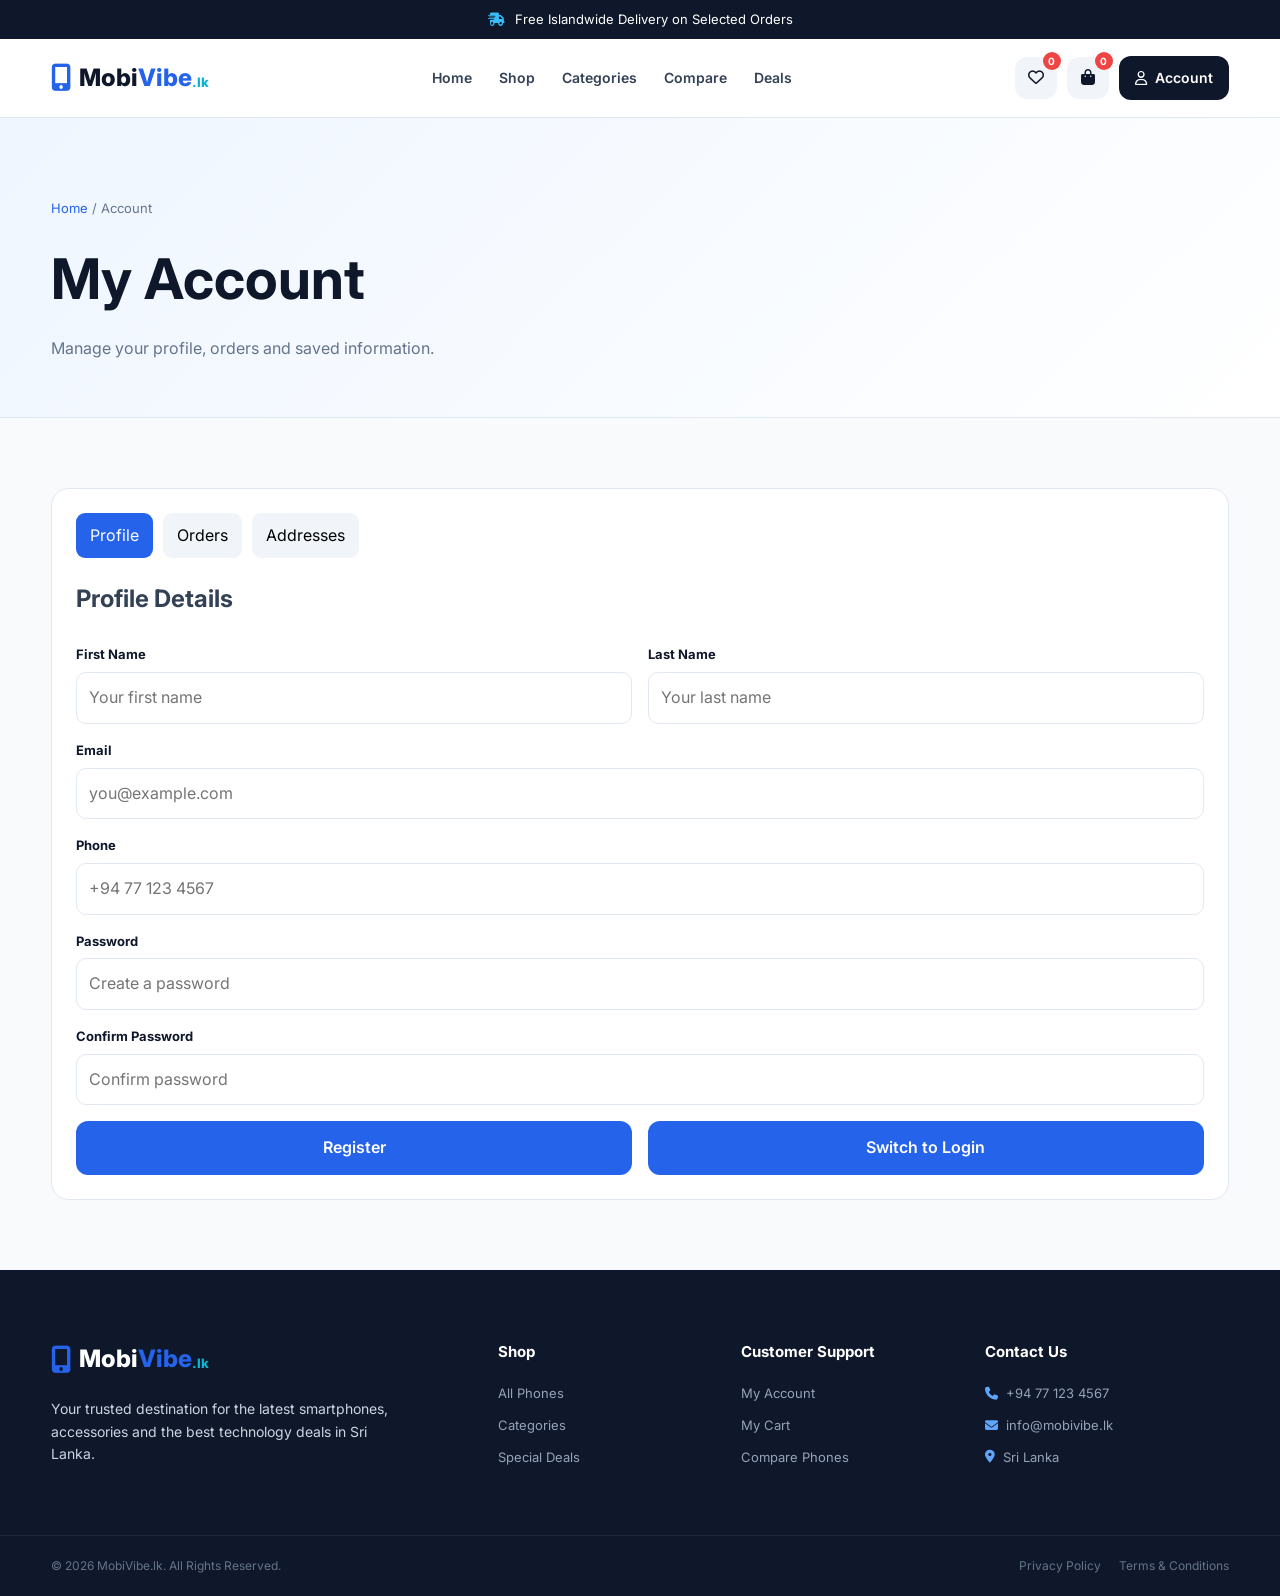
<file: account.html>
<!DOCTYPE html>
<html lang="en">
    <head><meta charset="UTF-8"><meta name="viewport" content="width=device-width, initial-scale=1.0">
        <title>My Account | MobiVibe.lk</title>
        <link rel="preconnect" href="https://fonts.googleapis.com">
        <link rel="preconnect" href="https://fonts.gstatic.com" crossorigin>
        <link href="https://fonts.googleapis.com/css2?family=Inter:wght@400;500;600;700;800&display=swap" rel="stylesheet">
        <link rel="stylesheet" href="https://cdnjs.cloudflare.com/ajax/libs/font-awesome/6.5.2/css/all.min.css">
        <link rel="stylesheet" href="style.css">
    <style>
#profileForm .profile-detail-field{display:flex!important;flex-direction:column}
#profileForm .profile-detail-field input{width:100%;box-sizing:border-box}
#profileForm .profile-detail-field.full{grid-column:1/-1}
</style>
</head>
    <body>
<div class="announcement-bar"><p><i class="fa-solid fa-truck-fast"></i> Free Islandwide Delivery on Selected Orders</p></div>
<header class="header"><div class="container nav-container"><a href="index.html" class="logo"><i class="fa-solid fa-mobile-screen-button"></i><span>Mobi<span>Vibe</span></span><small>.lk</small></a><nav class="nav-menu" id="navMenu"><a href="index.html" >Home</a>
<a href="shop.html" >Shop</a>
<a href="categories.html" >Categories</a>
<a href="compare.html" >Compare</a>
<a href="deals.html" >Deals</a></nav><div class="header-actions"><button class="icon-btn wishlist-btn" onclick="location.href='wishlist.html'"><i class="fa-regular fa-heart"></i><span class="badge wishlist-count">0</span></button><button class="icon-btn cart-btn" onclick="location.href='cart.html'"><i class="fa-solid fa-bag-shopping"></i><span class="badge cart-count">0</span></button><button class="account-btn" onclick="location.href='account.html'"><i class="fa-regular fa-user"></i><span>Account</span></button><button class="menu-toggle" id="menuToggle"><i class="fa-solid fa-bars"></i></button></div></div></header>
<section class="page-hero">
    <div class="container">
        <div class="breadcrumb"><a href="index.html">Home</a> / Account</div>
            <h1>My Account</h1>
            <p>Manage your profile, orders and saved information.</p>
        </div>
    </section><main class="page-layout">
        <div class="container">
            <div class="account-card">
                <div class="account-tabs">
                    <button class="active" data-pane="profile">Profile</button>
                    <button data-pane="orders">Orders</button>
                    <button data-pane="addresses">Addresses</button>
                </div>
                <div class="account-pane active" id="profile">
                    <h2>Profile Details</h2>
                    <br>



                    
                    <form class="form-grid" id="profileForm" action="register.php" method="POST">
                        <div class="form-group profile-detail-field">
                            <label>First Name</label><input name="firstName" id="firstName" placeholder="Your first name" required>
                        </div>
                        <div class="form-group profile-detail-field"><label>Last Name</label><input name="lastName" id="lastName" placeholder="Your last name" required>
                        </div>
                        <div class="form-group full profile-detail-field"><label>Email</label><input name="email" type="email" id="accountEmail" placeholder="you@example.com" required>
                        </div>
                        <div class="form-group full profile-detail-field"><label>Phone</label><input name="phone" id="phone" placeholder="+94 77 123 4567" required>
                        </div>
                        <div class="form-group full registration-only"><label>Password</label><input name="password" type="password" id="password_1" placeholder="Create a password" minlength="6" autocomplete="new-password" required>
                        </div>
                        <div class="form-group full registration-only"><label>Confirm Password</label><input name="confirmPassword" type="password" id="password_2" placeholder="Confirm password" minlength="6" autocomplete="new-password" required>
                        </div>
                        <button type="submit" class="btn btn-primary" id="registerBtn">Register</button>
                        <button type="button" class="btn btn-primary" id="saveProfileBtn" style="display:none;">Save Profile Changes</button>
                        <button type="button" class="btn btn-primary" id="loginBtn">Login</button>
                        <button type="button" class="btn btn-secondary" id="logoutBtn" style="display:none;">Logout</button>
                    </form>

                    <section id="changePasswordSection" style="display:none; margin-top:30px; border-top:1px solid var(--border); padding-top:24px;">
                        <h2>Change Password</h2>
                        <p style="margin:8px 0 18px;color:var(--text-light);">Enter your current password and choose a new password.</p>
                        <form class="form-grid" id="changePasswordForm">
                            <div class="form-group full"><label for="currentPassword">Current Password</label><input id="currentPassword" name="currentPassword" type="password" autocomplete="current-password" required></div>
                            <div class="form-group"><label for="newPassword">New Password</label><input id="newPassword" name="newPassword" type="password" minlength="6" autocomplete="new-password" required></div>
                            <div class="form-group"><label for="confirmNewPassword">Confirm New Password</label><input id="confirmNewPassword" name="confirmNewPassword" type="password" minlength="6" autocomplete="new-password" required></div>
                            <button type="submit" class="btn btn-primary" id="changePasswordBtn">Update Password</button>
                        </form>
                    </section>




                </div>
                <div class="account-pane" id="orders"><div class="empty-card"><i class="fa-solid fa-box-open"></i><h2>No Orders Yet</h2><p>Your future orders will appear here.</p><a class="btn btn-primary" href="shop.html">Start Shopping</a></div></div><div class="account-pane" id="addresses"><form class="form-grid" id="addressForm"><div class="form-group full"><label>Address</label><textarea id="address" rows="4" placeholder="Enter your delivery address"></textarea></div><button class="btn btn-primary">Save Address</button></form></div></div></div></main>
<footer class="footer"><div class="container footer-grid"><div class="footer-brand"><a href="index.html" class="logo footer-logo"><i class="fa-solid fa-mobile-screen-button"></i><span>Mobi<span>Vibe</span></span><small>.lk</small></a><p>Your trusted destination for the latest smartphones, accessories and the best technology deals in Sri Lanka.</p></div><div class="footer-column"><h4>Shop</h4><a href="shop.html">All Phones</a><a href="categories.html">Categories</a><a href="deals.html">Special Deals</a></div><div class="footer-column"><h4>Customer Support</h4><a href="account.html">My Account</a><a href="cart.html">My Cart</a><a href="compare.html">Compare Phones</a></div><div class="footer-column contact-column"><h4>Contact Us</h4><p><i class="fa-solid fa-phone"></i> +94 77 123 4567</p><p><i class="fa-solid fa-envelope"></i> info@mobivibe.lk</p><p><i class="fa-solid fa-location-dot"></i> Sri Lanka</p></div></div><div class="footer-bottom"><div class="container"><p>© 2026 MobiVibe.lk. All Rights Reserved.</p><div><a href="#">Privacy Policy</a><a href="#">Terms & Conditions</a></div></div></div></footer>
<div class="modal-overlay" id="loginModal" aria-hidden="true">
    <div class="modal-card" role="dialog" aria-modal="true" aria-labelledby="loginModalTitle">
        <button type="button" class="modal-close" id="loginClose" aria-label="Close"><i class="fa-solid fa-xmark"></i></button>
        <h2 id="loginModalTitle">Login to MobiVibe</h2>
        <p class="modal-sub">Enter the email and password you used when registering.</p>
        <form class="modal-form" id="loginForm" novalidate>
            <div class="form-group"><label for="loginEmail">Email</label><input type="email" id="loginEmail" placeholder="you@example.com" autocomplete="email"></div>
            <div class="form-group"><label for="loginPassword">Password</label><input type="password" id="loginPassword" placeholder="Your Password" autocomplete="current-password"></div>
            <p class="modal-error" id="loginError" role="alert"></p>
            <button type="submit" class="btn btn-primary" id="loginSubmit">Login</button>
        </form>
    </div>
</div>
<div class="toast" id="toast"><i class="fa-solid fa-circle-check"></i><span id="toastMessage"></span></div><script src="script.js"></script>
    
<script>
document.addEventListener("DOMContentLoaded", async () => {
    const $ = (id) => document.getElementById(id);
    const form = $("profileForm");
    const registerBtn = $("registerBtn");
    const loginBtn = $("loginBtn");
    const logoutBtn = $("logoutBtn");
    const saveProfileBtn = $("saveProfileBtn");
    const changePasswordSection = $("changePasswordSection");
    const changePasswordForm = $("changePasswordForm");
    const changePasswordBtn = $("changePasswordBtn");
    const profileFields = ["firstName", "lastName", "accountEmail", "phone"].map($);
    const passwordInputs = [$("password_1"), $("password_2")];
    const addressForm = $("addressForm");
    const addressInput = $("address");

    const loginModal = $("loginModal");
    const loginForm = $("loginForm");
    const loginEmail = $("loginEmail");
    const loginPassword = $("loginPassword");
    const loginError = $("loginError");
    const loginSubmit = $("loginSubmit");

    /* Messages use the site's existing toast. */
    function notify(text, success = true) {
        const icon = document.querySelector("#toast i");
        if (icon) icon.className = success ? "fa-solid fa-circle-check" : "fa-solid fa-circle-exclamation";
        $("toast").classList.toggle("error", !success);
        showToast(text);
    }

    /* The profile form changes with the login state:
       guest      -> empty registration form (Register + Login buttons)
       logged in  -> the user's saved details (read-only) + Logout button */
    function applyAuthState() {
        const user = mvAuth.loggedIn ? mvAuth.user : null;
        const loggedIn = !!user;

        $("firstName").value = loggedIn ? (user.first_name || "") : "";
        $("lastName").value = loggedIn ? (user.last_name || "") : "";
        $("accountEmail").value = loggedIn ? (user.email || "") : "";
        $("phone").value = loggedIn ? (user.phone || "") : "";
        addressInput.value = loggedIn ? (user.address || "") : "";

        profileFields.forEach(el => { el.readOnly = false; el.disabled = false; });
        passwordInputs.forEach(el => {
            el.value = "";
            el.disabled = loggedIn;
            el.closest(".form-group").style.display = loggedIn ? "none" : "";
            el.required = !loggedIn;
        });
        document.querySelectorAll(".registration-only").forEach(el => el.style.display = loggedIn ? "none" : "");

        registerBtn.style.display = loggedIn ? "none" : "";
        saveProfileBtn.style.display = loggedIn ? "" : "none";
        loginBtn.style.display = loggedIn ? "none" : "";
        logoutBtn.style.display = loggedIn ? "" : "none";
        changePasswordSection.style.display = loggedIn ? "" : "none";
    }

    /* ---------- Login dialog ---------- */
    function openLogin() {
        loginForm.reset();
        loginError.textContent = "";
        loginModal.classList.add("show");
        loginModal.setAttribute("aria-hidden", "false");
        document.body.style.overflow = "hidden";
        setTimeout(() => loginEmail.focus(), 50);
    }

    function closeLogin() {
        loginModal.classList.remove("show");
        loginModal.setAttribute("aria-hidden", "true");
        document.body.style.overflow = "";
    }

    loginBtn.addEventListener("click", openLogin);
    $("loginClose").addEventListener("click", closeLogin);
    loginModal.addEventListener("click", (e) => { if (e.target === loginModal) closeLogin(); });
    document.addEventListener("keydown", (e) => { if (e.key === "Escape") closeLogin(); });

    loginForm.addEventListener("submit", async (e) => {
        e.preventDefault();
        const email = loginEmail.value.trim();
        const password = loginPassword.value;

        if (!email || !password) {
            loginError.textContent = "Please enter your email and password.";
            return;
        }

        loginSubmit.disabled = true;
        loginError.textContent = "";
        try {
            const body = new FormData();
            body.append("email", email);
            body.append("password", password);

            const response = await fetch("login.php", { method: "POST", body });
            const data = await response.json();

            if (data.success) {
                mvAuth.loggedIn = true;
                mvAuth.user = data.user;
                closeLogin();
                applyAuthState();
                notify(data.message, true);
            } else {
                loginError.textContent = data.message;
            }
        } catch (error) {
            loginError.textContent = "Could not connect to the server. Make sure Apache and MySQL are running.";
        } finally {
            loginSubmit.disabled = false;
            loginPassword.value = "";
        }
    });

    /* ---------- Register ---------- */
    form.addEventListener("submit", async (e) => {
        e.preventDefault();
        if (mvAuth.loggedIn) return;

        if (passwordInputs[0].value !== passwordInputs[1].value) {
            notify("Passwords do not match.", false);
            return;
        }

        registerBtn.disabled = true;
        try {
            const response = await fetch("register.php", { method: "POST", body: new FormData(form) });
            const data = await response.json();
            notify(data.message, data.success);
            if (data.success) form.reset();   // user must now login with the Login button
        } catch (error) {
            notify("Could not connect to the server. Make sure Apache and MySQL are running.", false);
        } finally {
            registerBtn.disabled = false;
        }
    });

    /* ---------- Update saved profile details ---------- */
    saveProfileBtn.addEventListener("click", async () => {
        if (!mvAuth.loggedIn) { notify("Please login to edit your profile.", false); openLogin(); return; }
        if (!form.reportValidity()) return;
        saveProfileBtn.disabled = true;
        try {
            const body = new FormData();
            body.append("firstName", $("firstName").value.trim());
            body.append("lastName", $("lastName").value.trim());
            body.append("email", $("accountEmail").value.trim());
            body.append("phone", $("phone").value.trim());
            const response = await fetch("update_profile.php", { method: "POST", body, credentials: "same-origin" });
            const data = await response.json();
            notify(data.message, data.success);
            if (data.success) {
                mvAuth.user = data.user;
                applyAuthState();
            }
        } catch (error) {
            notify("Could not save your profile. Check that Apache and MySQL are running.", false);
        } finally { saveProfileBtn.disabled = false; }
    });

    /* ---------- Change password ---------- */
    changePasswordForm.addEventListener("submit", async (e) => {
        e.preventDefault();
        if (!mvAuth.loggedIn) { notify("Please login first.", false); openLogin(); return; }
        const newPassword = $("newPassword").value;
        if (newPassword !== $("confirmNewPassword").value) { notify("New passwords do not match.", false); return; }
        changePasswordBtn.disabled = true;
        try {
            const response = await fetch("change_password.php", { method: "POST", body: new FormData(changePasswordForm), credentials: "same-origin" });
            const data = await response.json();
            notify(data.message, data.success);
            if (data.success) changePasswordForm.reset();
        } catch (error) {
            notify("Could not update password. Check that Apache and MySQL are running.", false);
        } finally { changePasswordBtn.disabled = false; }
    });

    /* ---------- Logout ---------- */
    logoutBtn.addEventListener("click", async () => {
        logoutBtn.disabled = true;
        try {
            await fetch("logout.php", { method: "POST" });
        } catch (error) { /* session is cleared on the next check anyway */ }
        mvAuth.loggedIn = false;
        mvAuth.user = null;
        applyAuthState();
        notify("You have been logged out.", true);
        logoutBtn.disabled = false;
    });

    /* ---------- Address form (only for logged in users) ---------- */
    addressForm.addEventListener("submit", async (e) => {
        e.preventDefault();

        if (!mvAuth.loggedIn) {
            notify("Please login to save your address.", false);
            openLogin();
            return;
        }

        const text = addressInput.value.trim();
        if (!text) {
            notify("Please enter your delivery address.", false);
            return;
        }

        try {
            const body = new FormData();
            body.append("address", text);
            const response = await fetch("address.php", { method: "POST", body });
            const data = await response.json();
            notify(data.message, data.success);
            if (data.success && mvAuth.user) mvAuth.user.address = text;
        } catch (error) {
            notify("Could not connect to the server. Make sure Apache and MySQL are running.", false);
        }
    });

    /* ---------- Initial state ---------- */
    await mvAuth.ready;
    applyAuthState();

    if (!mvAuth.loggedIn && new URLSearchParams(location.search).get("login") === "required") {
        notify("Please login or register to buy products.", false);
        openLogin();
    }
});
</script>

</body>
</html>
</file>
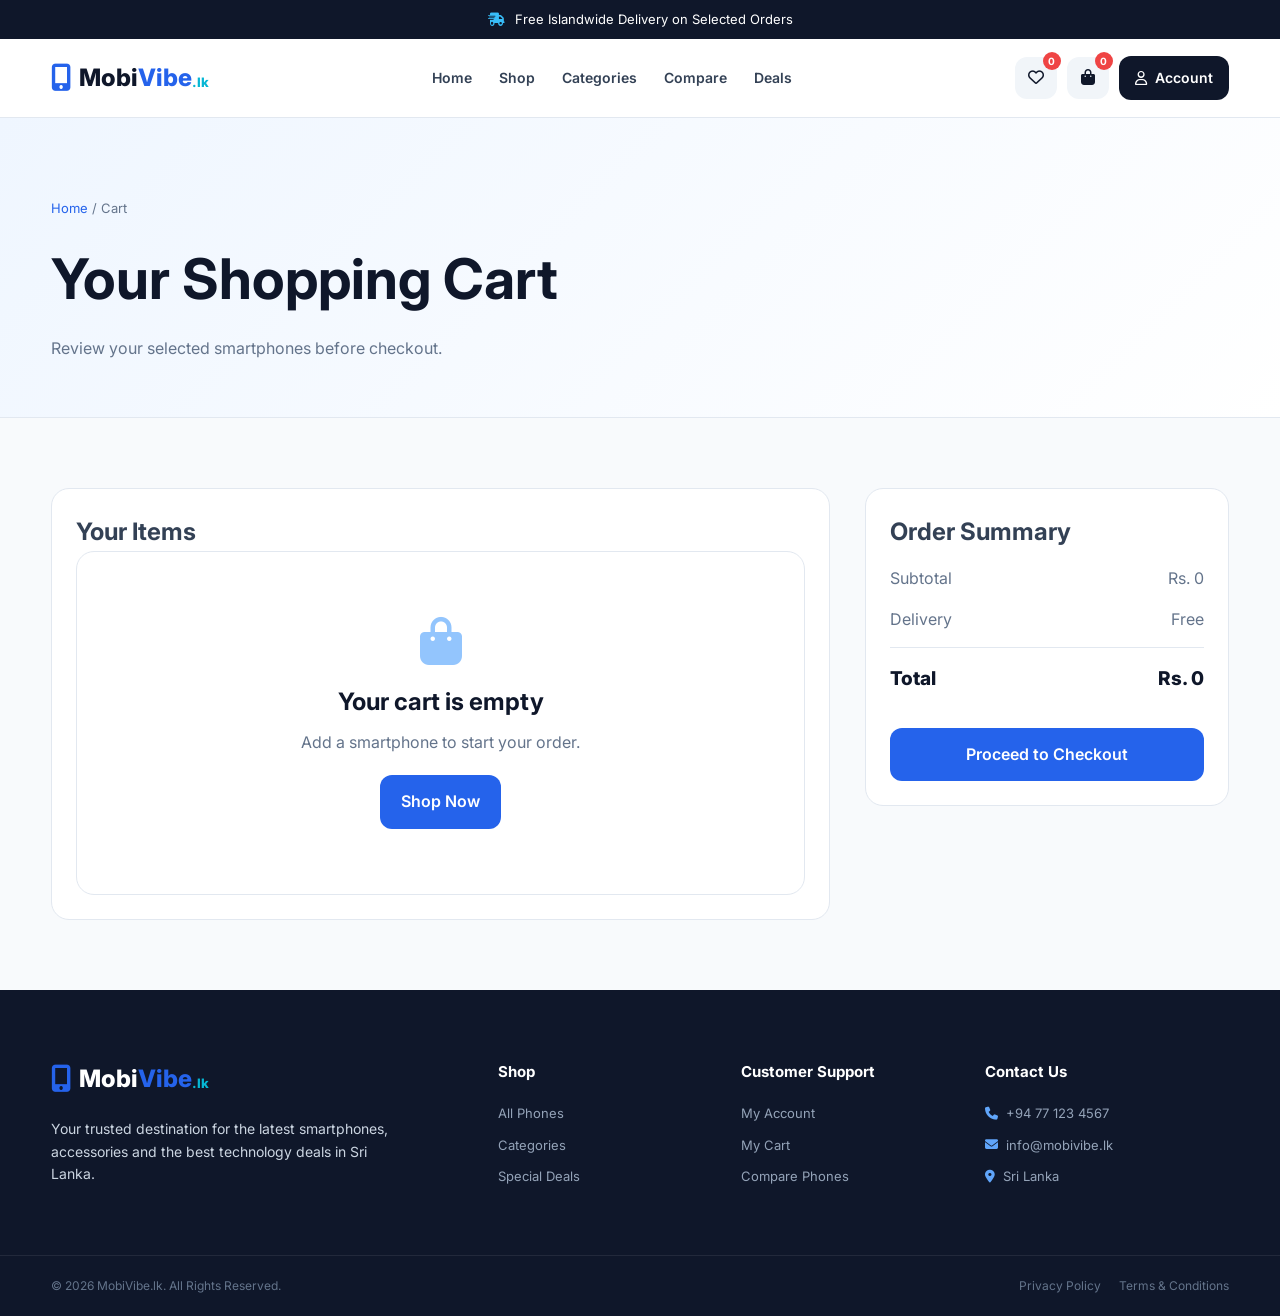
<file: cart.html>
<?php require_once 'auth_guard.php'; mv_require_login_page('account.html?login=required'); ?>
<!DOCTYPE html><html lang="en"><head><meta charset="UTF-8"><meta name="viewport" content="width=device-width, initial-scale=1.0"><title>Shopping Cart | MobiVibe.lk</title><link rel="preconnect" href="https://fonts.googleapis.com"><link rel="preconnect" href="https://fonts.gstatic.com" crossorigin><link href="https://fonts.googleapis.com/css2?family=Inter:wght@400;500;600;700;800&display=swap" rel="stylesheet"><link rel="stylesheet" href="https://cdnjs.cloudflare.com/ajax/libs/font-awesome/6.5.2/css/all.min.css"><link rel="stylesheet" href="style.css"></head><body>
<div class="announcement-bar"><p><i class="fa-solid fa-truck-fast"></i> Free Islandwide Delivery on Selected Orders</p></div>
<header class="header"><div class="container nav-container"><a href="index.html" class="logo"><i class="fa-solid fa-mobile-screen-button"></i><span>Mobi<span>Vibe</span></span><small>.lk</small></a><nav class="nav-menu" id="navMenu"><a href="index.html" >Home</a>
<a href="shop.html" >Shop</a>
<a href="categories.html" >Categories</a>
<a href="compare.html" >Compare</a>
<a href="deals.html" >Deals</a></nav><div class="header-actions"><button class="icon-btn wishlist-btn" onclick="location.href='wishlist.html'"><i class="fa-regular fa-heart"></i><span class="badge wishlist-count">0</span></button><button class="icon-btn cart-btn" onclick="location.href='cart.html'"><i class="fa-solid fa-bag-shopping"></i><span class="badge cart-count">0</span></button><button class="account-btn" onclick="location.href='account.html'"><i class="fa-regular fa-user"></i><span>Account</span></button><button class="menu-toggle" id="menuToggle"><i class="fa-solid fa-bars"></i></button></div></div></header>
<section class="page-hero"><div class="container"><div class="breadcrumb"><a href="index.html">Home</a> / Cart</div><h1>Your Shopping Cart</h1><p>Review your selected smartphones before checkout.</p></div></section><main class="page-layout"><div class="container cart-layout"><div class="cart-items"><h2>Your Items</h2><div id="cartItems"></div></div><aside class="summary-card"><h2>Order Summary</h2><div class="summary-line"><span>Subtotal</span><span id="cartSubtotal">Rs. 0</span></div><div class="summary-line"><span>Delivery</span><span>Free</span></div><div class="summary-line summary-total"><span>Total</span><span id="cartTotal">Rs. 0</span></div><button class="btn btn-primary checkout-btn" id="checkoutBtn">Proceed to Checkout</button></aside></div></main>
<footer class="footer"><div class="container footer-grid"><div class="footer-brand"><a href="index.html" class="logo footer-logo"><i class="fa-solid fa-mobile-screen-button"></i><span>Mobi<span>Vibe</span></span><small>.lk</small></a><p>Your trusted destination for the latest smartphones, accessories and the best technology deals in Sri Lanka.</p></div><div class="footer-column"><h4>Shop</h4><a href="shop.html">All Phones</a><a href="categories.html">Categories</a><a href="deals.html">Special Deals</a></div><div class="footer-column"><h4>Customer Support</h4><a href="account.html">My Account</a><a href="cart.html">My Cart</a><a href="compare.html">Compare Phones</a></div><div class="footer-column contact-column"><h4>Contact Us</h4><p><i class="fa-solid fa-phone"></i> +94 77 123 4567</p><p><i class="fa-solid fa-envelope"></i> info@mobivibe.lk</p><p><i class="fa-solid fa-location-dot"></i> Sri Lanka</p></div></div><div class="footer-bottom"><div class="container"><p>© 2026 MobiVibe.lk. All Rights Reserved.</p><div><a href="#">Privacy Policy</a><a href="#">Terms & Conditions</a></div></div></div></footer>
<div class="toast" id="toast"><i class="fa-solid fa-circle-check"></i><span id="toastMessage"></span></div><script src="script.js"></script></body></html>
</file>
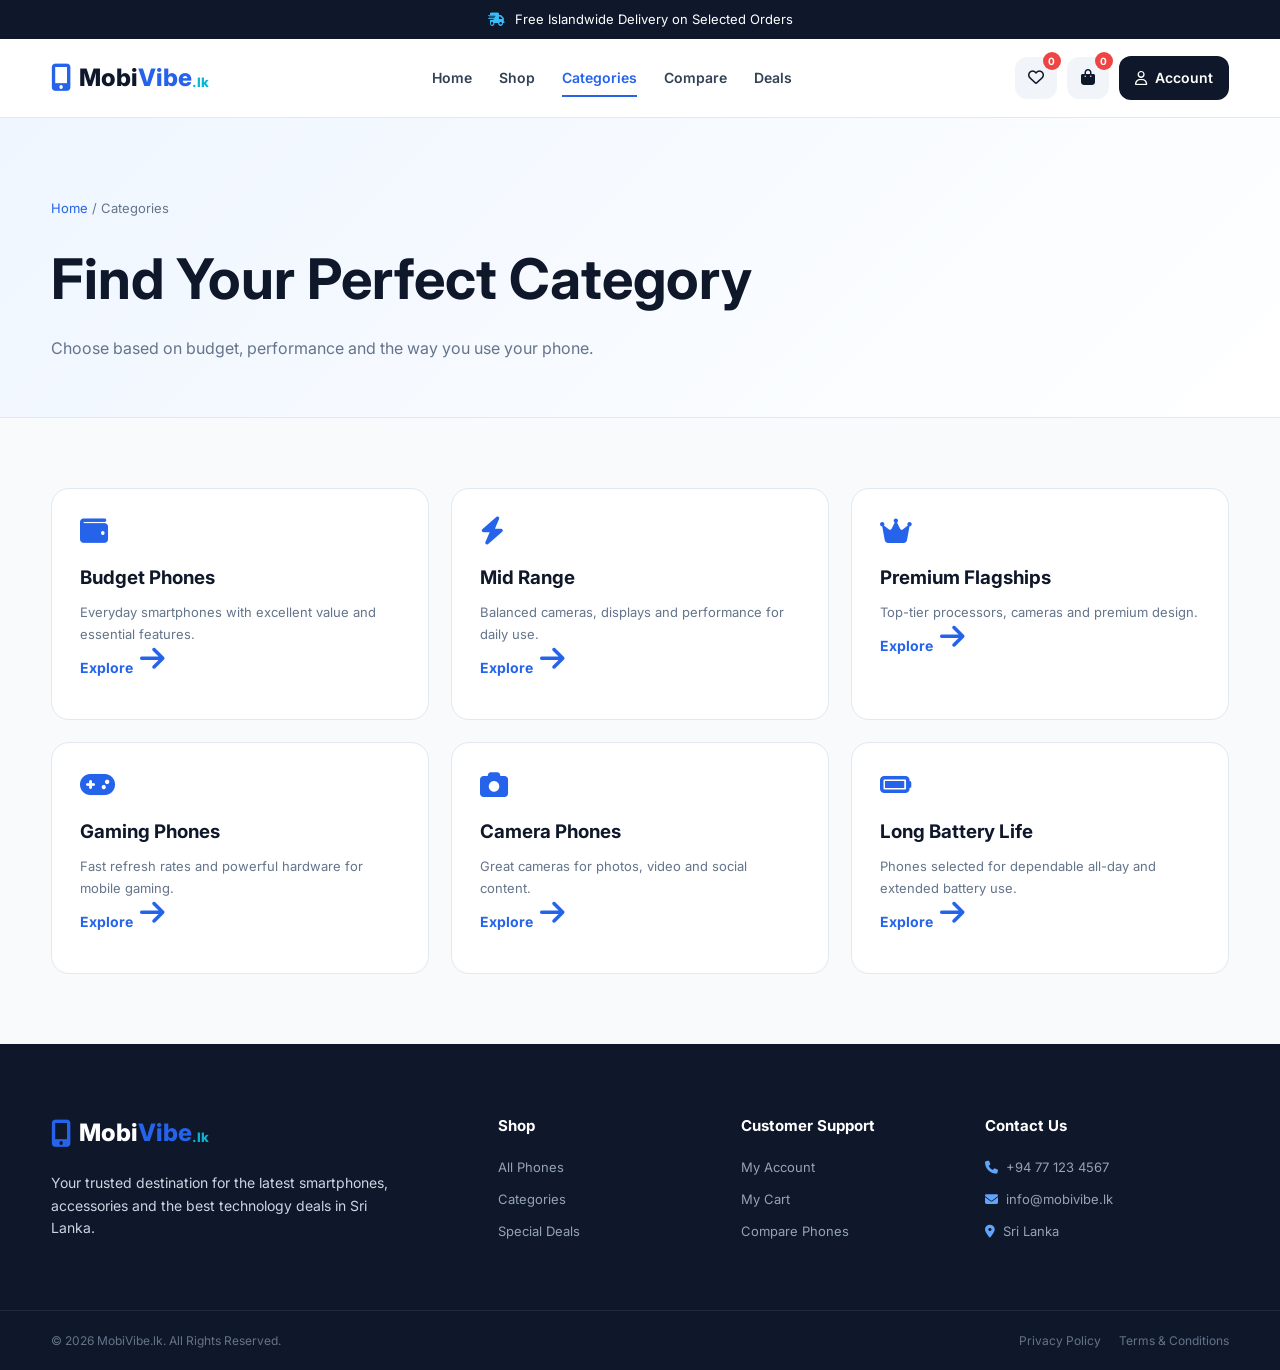
<file: categories.html>
<!DOCTYPE html><html lang="en"><head><meta charset="UTF-8"><meta name="viewport" content="width=device-width, initial-scale=1.0"><title>Categories | MobiVibe.lk</title><link rel="preconnect" href="https://fonts.googleapis.com"><link rel="preconnect" href="https://fonts.gstatic.com" crossorigin><link href="https://fonts.googleapis.com/css2?family=Inter:wght@400;500;600;700;800&display=swap" rel="stylesheet"><link rel="stylesheet" href="https://cdnjs.cloudflare.com/ajax/libs/font-awesome/6.5.2/css/all.min.css"><link rel="stylesheet" href="style.css"></head><body>
<div class="announcement-bar"><p><i class="fa-solid fa-truck-fast"></i> Free Islandwide Delivery on Selected Orders</p></div>
<header class="header"><div class="container nav-container"><a href="index.html" class="logo"><i class="fa-solid fa-mobile-screen-button"></i><span>Mobi<span>Vibe</span></span><small>.lk</small></a><nav class="nav-menu" id="navMenu"><a href="index.html" >Home</a>
<a href="shop.html" >Shop</a>
<a href="categories.html" class='active'>Categories</a>
<a href="compare.html" >Compare</a>
<a href="deals.html" >Deals</a></nav><div class="header-actions"><button class="icon-btn wishlist-btn" onclick="location.href='wishlist.html'"><i class="fa-regular fa-heart"></i><span class="badge wishlist-count">0</span></button><button class="icon-btn cart-btn" onclick="location.href='cart.html'"><i class="fa-solid fa-bag-shopping"></i><span class="badge cart-count">0</span></button><button class="account-btn" onclick="location.href='account.html'"><i class="fa-regular fa-user"></i><span>Account</span></button><button class="menu-toggle" id="menuToggle"><i class="fa-solid fa-bars"></i></button></div></div></header>
<section class="page-hero"><div class="container"><div class="breadcrumb"><a href="index.html">Home</a> / Categories</div><h1>Find Your Perfect Category</h1><p>Choose based on budget, performance and the way you use your phone.</p></div></section><main class="page-layout"><div class="container category-page-grid">
<div class="category-page-card"><i class="fa-solid fa-wallet"></i><h3>Budget Phones</h3><p>Everyday smartphones with excellent value and essential features.</p><a class="view-all" href="shop.html">Explore <i class="fa-solid fa-arrow-right"></i></a></div>
<div class="category-page-card"><i class="fa-solid fa-bolt"></i><h3>Mid Range</h3><p>Balanced cameras, displays and performance for daily use.</p><a class="view-all" href="shop.html">Explore <i class="fa-solid fa-arrow-right"></i></a></div>
<div class="category-page-card"><i class="fa-solid fa-crown"></i><h3>Premium Flagships</h3><p>Top-tier processors, cameras and premium design.</p><a class="view-all" href="shop.html">Explore <i class="fa-solid fa-arrow-right"></i></a></div>
<div class="category-page-card"><i class="fa-solid fa-gamepad"></i><h3>Gaming Phones</h3><p>Fast refresh rates and powerful hardware for mobile gaming.</p><a class="view-all" href="shop.html">Explore <i class="fa-solid fa-arrow-right"></i></a></div>
<div class="category-page-card"><i class="fa-solid fa-camera"></i><h3>Camera Phones</h3><p>Great cameras for photos, video and social content.</p><a class="view-all" href="shop.html">Explore <i class="fa-solid fa-arrow-right"></i></a></div>
<div class="category-page-card"><i class="fa-solid fa-battery-full"></i><h3>Long Battery Life</h3><p>Phones selected for dependable all-day and extended battery use.</p><a class="view-all" href="shop.html">Explore <i class="fa-solid fa-arrow-right"></i></a></div>
</div></main>
<footer class="footer"><div class="container footer-grid"><div class="footer-brand"><a href="index.html" class="logo footer-logo"><i class="fa-solid fa-mobile-screen-button"></i><span>Mobi<span>Vibe</span></span><small>.lk</small></a><p>Your trusted destination for the latest smartphones, accessories and the best technology deals in Sri Lanka.</p></div><div class="footer-column"><h4>Shop</h4><a href="shop.html">All Phones</a><a href="categories.html">Categories</a><a href="deals.html">Special Deals</a></div><div class="footer-column"><h4>Customer Support</h4><a href="account.html">My Account</a><a href="cart.html">My Cart</a><a href="compare.html">Compare Phones</a></div><div class="footer-column contact-column"><h4>Contact Us</h4><p><i class="fa-solid fa-phone"></i> +94 77 123 4567</p><p><i class="fa-solid fa-envelope"></i> info@mobivibe.lk</p><p><i class="fa-solid fa-location-dot"></i> Sri Lanka</p></div></div><div class="footer-bottom"><div class="container"><p>© 2026 MobiVibe.lk. All Rights Reserved.</p><div><a href="#">Privacy Policy</a><a href="#">Terms & Conditions</a></div></div></div></footer>
<div class="toast" id="toast"><i class="fa-solid fa-circle-check"></i><span id="toastMessage"></span></div><script src="script.js"></script></body></html>
</file>
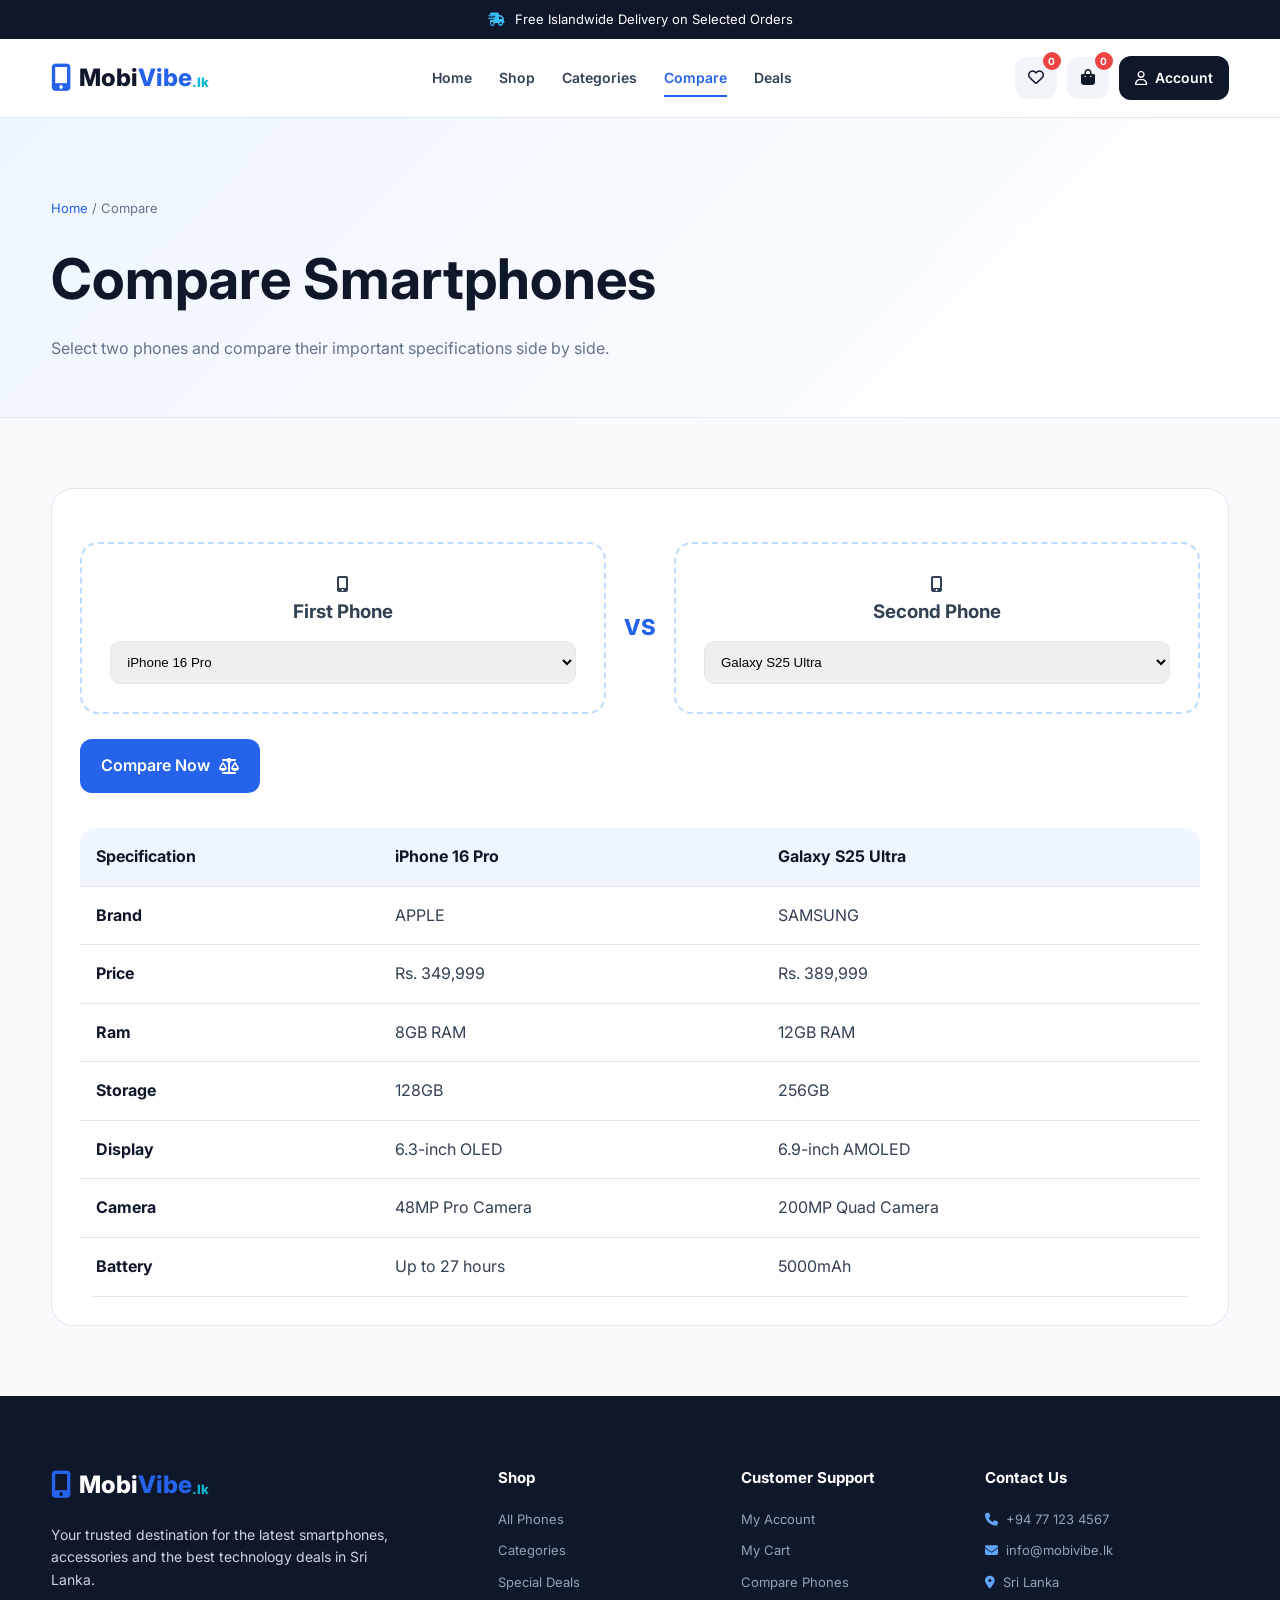
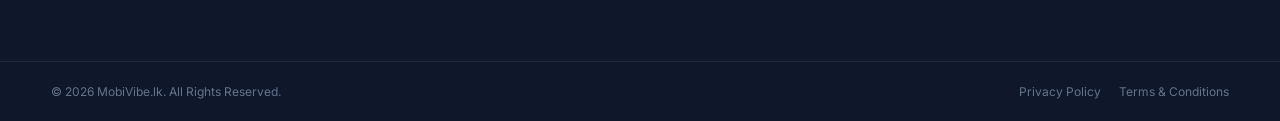
<file: compare.html>
<!DOCTYPE html><html lang="en"><head><meta charset="UTF-8"><meta name="viewport" content="width=device-width, initial-scale=1.0"><title>Compare Phones | MobiVibe.lk</title><link rel="preconnect" href="https://fonts.googleapis.com"><link rel="preconnect" href="https://fonts.gstatic.com" crossorigin><link href="https://fonts.googleapis.com/css2?family=Inter:wght@400;500;600;700;800&display=swap" rel="stylesheet"><link rel="stylesheet" href="https://cdnjs.cloudflare.com/ajax/libs/font-awesome/6.5.2/css/all.min.css"><link rel="stylesheet" href="style.css"></head><body>
<div class="announcement-bar"><p><i class="fa-solid fa-truck-fast"></i> Free Islandwide Delivery on Selected Orders</p></div>
<header class="header"><div class="container nav-container"><a href="index.html" class="logo"><i class="fa-solid fa-mobile-screen-button"></i><span>Mobi<span>Vibe</span></span><small>.lk</small></a><nav class="nav-menu" id="navMenu"><a href="index.html" >Home</a>
<a href="shop.html" >Shop</a>
<a href="categories.html" >Categories</a>
<a href="compare.html" class='active'>Compare</a>
<a href="deals.html" >Deals</a></nav><div class="header-actions"><button class="icon-btn wishlist-btn" onclick="location.href='wishlist.html'"><i class="fa-regular fa-heart"></i><span class="badge wishlist-count">0</span></button><button class="icon-btn cart-btn" onclick="location.href='cart.html'"><i class="fa-solid fa-bag-shopping"></i><span class="badge cart-count">0</span></button><button class="account-btn" onclick="location.href='account.html'"><i class="fa-regular fa-user"></i><span>Account</span></button><button class="menu-toggle" id="menuToggle"><i class="fa-solid fa-bars"></i></button></div></div></header>
<section class="page-hero"><div class="container"><div class="breadcrumb"><a href="index.html">Home</a> / Compare</div><h1>Compare Smartphones</h1><p>Select two phones and compare their important specifications side by side.</p></div></section><main class="page-layout"><div class="container"><div class="compare-builder"><div class="compare-selects"><div class="phone-picker"><i class="fa-solid fa-mobile-screen-button"></i><h3>First Phone</h3><select id="compareA"></select></div><div class="vs">VS</div><div class="phone-picker"><i class="fa-solid fa-mobile-screen-button"></i><h3>Second Phone</h3><select id="compareB"></select></div></div><button class="btn btn-primary" id="compareBtn">Compare Now <i class="fa-solid fa-scale-balanced"></i></button><div id="comparisonResult"></div></div></div></main>
<footer class="footer"><div class="container footer-grid"><div class="footer-brand"><a href="index.html" class="logo footer-logo"><i class="fa-solid fa-mobile-screen-button"></i><span>Mobi<span>Vibe</span></span><small>.lk</small></a><p>Your trusted destination for the latest smartphones, accessories and the best technology deals in Sri Lanka.</p></div><div class="footer-column"><h4>Shop</h4><a href="shop.html">All Phones</a><a href="categories.html">Categories</a><a href="deals.html">Special Deals</a></div><div class="footer-column"><h4>Customer Support</h4><a href="account.html">My Account</a><a href="cart.html">My Cart</a><a href="compare.html">Compare Phones</a></div><div class="footer-column contact-column"><h4>Contact Us</h4><p><i class="fa-solid fa-phone"></i> +94 77 123 4567</p><p><i class="fa-solid fa-envelope"></i> info@mobivibe.lk</p><p><i class="fa-solid fa-location-dot"></i> Sri Lanka</p></div></div><div class="footer-bottom"><div class="container"><p>© 2026 MobiVibe.lk. All Rights Reserved.</p><div><a href="#">Privacy Policy</a><a href="#">Terms & Conditions</a></div></div></div></footer>
<div class="toast" id="toast"><i class="fa-solid fa-circle-check"></i><span id="toastMessage"></span></div><script src="script.js"></script></body></html>
</file>
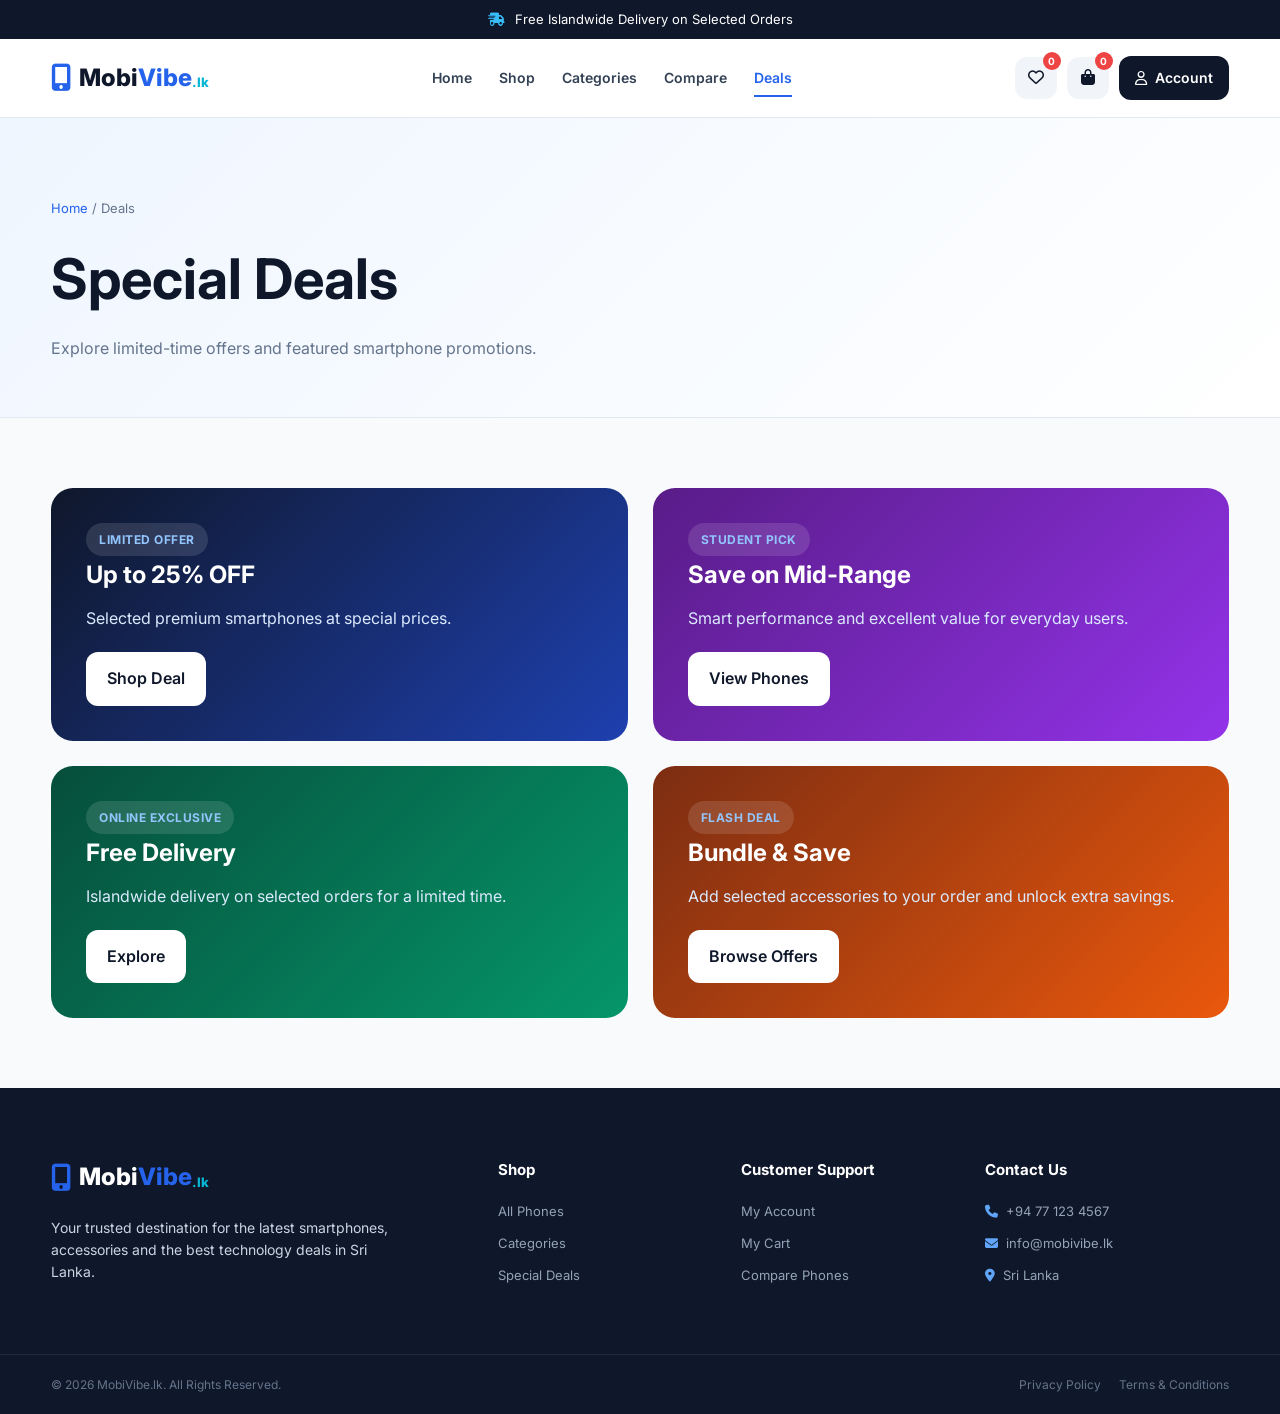
<file: deals.html>
<!DOCTYPE html><html lang="en"><head><meta charset="UTF-8"><meta name="viewport" content="width=device-width, initial-scale=1.0"><title>Special Deals | MobiVibe.lk</title><link rel="preconnect" href="https://fonts.googleapis.com"><link rel="preconnect" href="https://fonts.gstatic.com" crossorigin><link href="https://fonts.googleapis.com/css2?family=Inter:wght@400;500;600;700;800&display=swap" rel="stylesheet"><link rel="stylesheet" href="https://cdnjs.cloudflare.com/ajax/libs/font-awesome/6.5.2/css/all.min.css"><link rel="stylesheet" href="style.css"></head><body>
<div class="announcement-bar"><p><i class="fa-solid fa-truck-fast"></i> Free Islandwide Delivery on Selected Orders</p></div>
<header class="header"><div class="container nav-container"><a href="index.html" class="logo"><i class="fa-solid fa-mobile-screen-button"></i><span>Mobi<span>Vibe</span></span><small>.lk</small></a><nav class="nav-menu" id="navMenu"><a href="index.html" >Home</a>
<a href="shop.html" >Shop</a>
<a href="categories.html" >Categories</a>
<a href="compare.html" >Compare</a>
<a href="deals.html" class='active'>Deals</a></nav><div class="header-actions"><button class="icon-btn wishlist-btn" onclick="location.href='wishlist.html'"><i class="fa-regular fa-heart"></i><span class="badge wishlist-count">0</span></button><button class="icon-btn cart-btn" onclick="location.href='cart.html'"><i class="fa-solid fa-bag-shopping"></i><span class="badge cart-count">0</span></button><button class="account-btn" onclick="location.href='account.html'"><i class="fa-regular fa-user"></i><span>Account</span></button><button class="menu-toggle" id="menuToggle"><i class="fa-solid fa-bars"></i></button></div></div></header>
<section class="page-hero"><div class="container"><div class="breadcrumb"><a href="index.html">Home</a> / Deals</div><h1>Special Deals</h1><p>Explore limited-time offers and featured smartphone promotions.</p></div></section><main class="page-layout"><div class="container deal-grid">
<div class="deal-card"><span class="deal-tag">LIMITED OFFER</span><h2>Up to 25% OFF</h2><p>Selected premium smartphones at special prices.</p><a class="btn" href="shop.html">Shop Deal</a></div>
<div class="deal-card"><span class="deal-tag">STUDENT PICK</span><h2>Save on Mid-Range</h2><p>Smart performance and excellent value for everyday users.</p><a class="btn" href="shop.html">View Phones</a></div>
<div class="deal-card"><span class="deal-tag">ONLINE EXCLUSIVE</span><h2>Free Delivery</h2><p>Islandwide delivery on selected orders for a limited time.</p><a class="btn" href="shop.html">Explore</a></div>
<div class="deal-card"><span class="deal-tag">FLASH DEAL</span><h2>Bundle & Save</h2><p>Add selected accessories to your order and unlock extra savings.</p><a class="btn" href="shop.html">Browse Offers</a></div>
</div></main>
<footer class="footer"><div class="container footer-grid"><div class="footer-brand"><a href="index.html" class="logo footer-logo"><i class="fa-solid fa-mobile-screen-button"></i><span>Mobi<span>Vibe</span></span><small>.lk</small></a><p>Your trusted destination for the latest smartphones, accessories and the best technology deals in Sri Lanka.</p></div><div class="footer-column"><h4>Shop</h4><a href="shop.html">All Phones</a><a href="categories.html">Categories</a><a href="deals.html">Special Deals</a></div><div class="footer-column"><h4>Customer Support</h4><a href="account.html">My Account</a><a href="cart.html">My Cart</a><a href="compare.html">Compare Phones</a></div><div class="footer-column contact-column"><h4>Contact Us</h4><p><i class="fa-solid fa-phone"></i> +94 77 123 4567</p><p><i class="fa-solid fa-envelope"></i> info@mobivibe.lk</p><p><i class="fa-solid fa-location-dot"></i> Sri Lanka</p></div></div><div class="footer-bottom"><div class="container"><p>© 2026 MobiVibe.lk. All Rights Reserved.</p><div><a href="#">Privacy Policy</a><a href="#">Terms & Conditions</a></div></div></div></footer>
<div class="toast" id="toast"><i class="fa-solid fa-circle-check"></i><span id="toastMessage"></span></div><script src="script.js"></script></body></html>
</file>
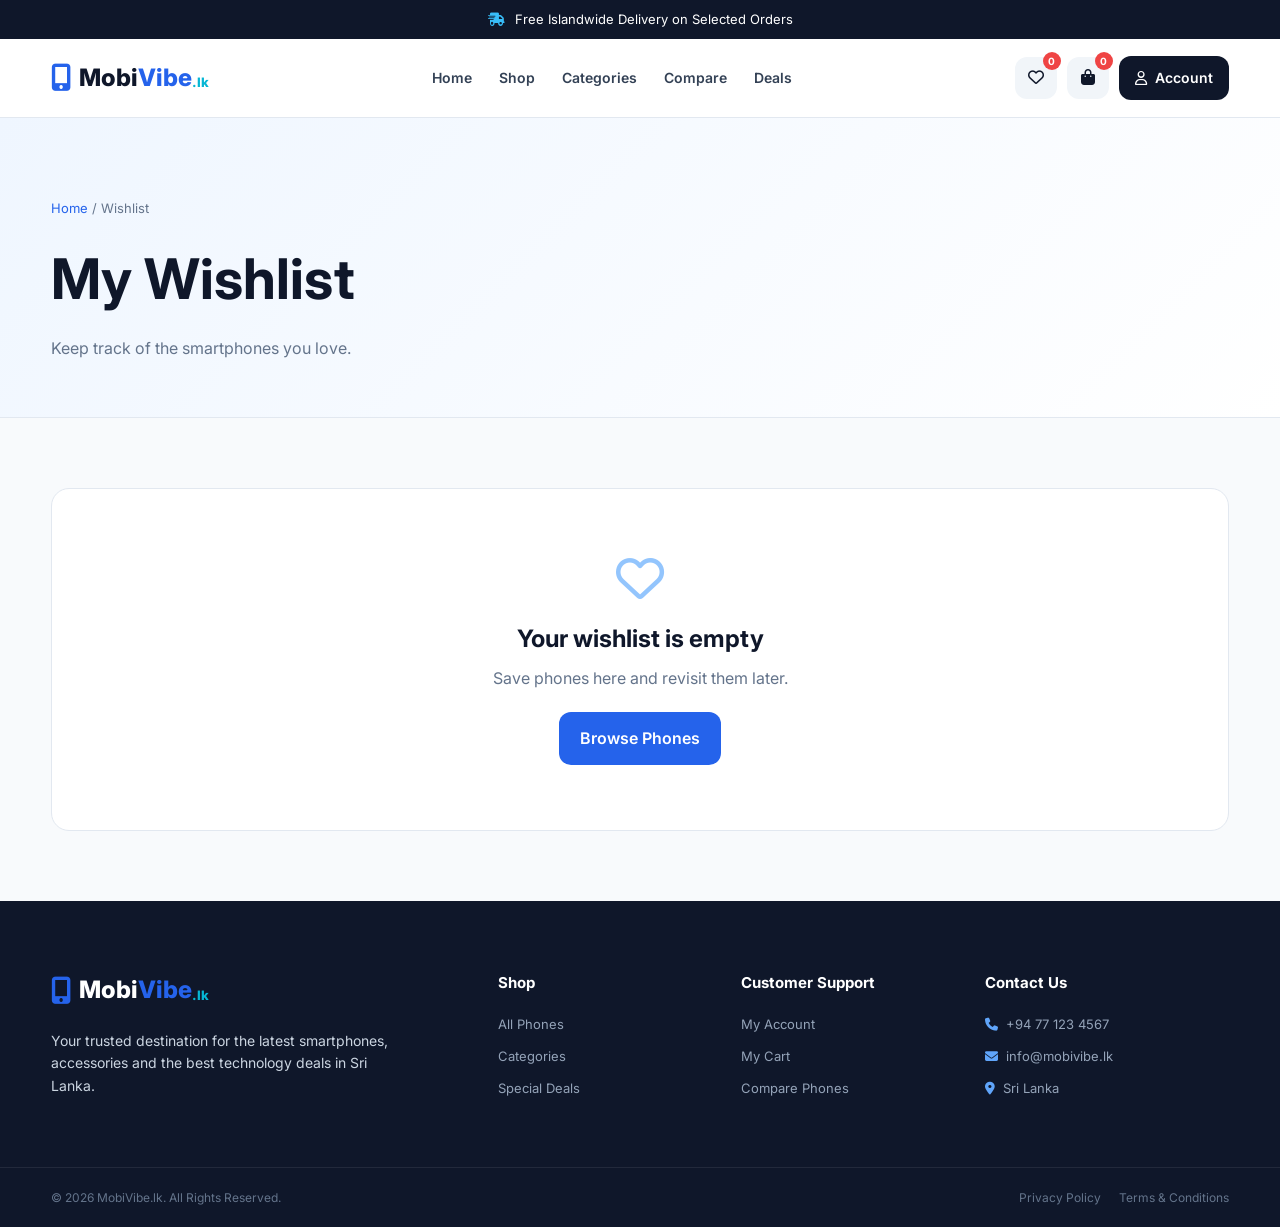
<file: wishlist.html>
<!DOCTYPE html><html lang="en"><head><meta charset="UTF-8"><meta name="viewport" content="width=device-width, initial-scale=1.0"><title>Wishlist | MobiVibe.lk</title><link rel="preconnect" href="https://fonts.googleapis.com"><link rel="preconnect" href="https://fonts.gstatic.com" crossorigin><link href="https://fonts.googleapis.com/css2?family=Inter:wght@400;500;600;700;800&display=swap" rel="stylesheet"><link rel="stylesheet" href="https://cdnjs.cloudflare.com/ajax/libs/font-awesome/6.5.2/css/all.min.css"><link rel="stylesheet" href="style.css"></head><body>
<div class="announcement-bar"><p><i class="fa-solid fa-truck-fast"></i> Free Islandwide Delivery on Selected Orders</p></div>
<header class="header"><div class="container nav-container"><a href="index.html" class="logo"><i class="fa-solid fa-mobile-screen-button"></i><span>Mobi<span>Vibe</span></span><small>.lk</small></a><nav class="nav-menu" id="navMenu"><a href="index.html" >Home</a>
<a href="shop.html" >Shop</a>
<a href="categories.html" >Categories</a>
<a href="compare.html" >Compare</a>
<a href="deals.html" >Deals</a></nav><div class="header-actions"><button class="icon-btn wishlist-btn" onclick="location.href='wishlist.html'"><i class="fa-regular fa-heart"></i><span class="badge wishlist-count">0</span></button><button class="icon-btn cart-btn" onclick="location.href='cart.html'"><i class="fa-solid fa-bag-shopping"></i><span class="badge cart-count">0</span></button><button class="account-btn" onclick="location.href='account.html'"><i class="fa-regular fa-user"></i><span>Account</span></button><button class="menu-toggle" id="menuToggle"><i class="fa-solid fa-bars"></i></button></div></div></header>
<section class="page-hero"><div class="container"><div class="breadcrumb"><a href="index.html">Home</a> / Wishlist</div><h1>My Wishlist</h1><p>Keep track of the smartphones you love.</p></div></section><main class="page-layout"><div class="container" id="wishlistPage"></div></main>
<footer class="footer"><div class="container footer-grid"><div class="footer-brand"><a href="index.html" class="logo footer-logo"><i class="fa-solid fa-mobile-screen-button"></i><span>Mobi<span>Vibe</span></span><small>.lk</small></a><p>Your trusted destination for the latest smartphones, accessories and the best technology deals in Sri Lanka.</p></div><div class="footer-column"><h4>Shop</h4><a href="shop.html">All Phones</a><a href="categories.html">Categories</a><a href="deals.html">Special Deals</a></div><div class="footer-column"><h4>Customer Support</h4><a href="account.html">My Account</a><a href="cart.html">My Cart</a><a href="compare.html">Compare Phones</a></div><div class="footer-column contact-column"><h4>Contact Us</h4><p><i class="fa-solid fa-phone"></i> +94 77 123 4567</p><p><i class="fa-solid fa-envelope"></i> info@mobivibe.lk</p><p><i class="fa-solid fa-location-dot"></i> Sri Lanka</p></div></div><div class="footer-bottom"><div class="container"><p>© 2026 MobiVibe.lk. All Rights Reserved.</p><div><a href="#">Privacy Policy</a><a href="#">Terms & Conditions</a></div></div></div></footer>
<div class="toast" id="toast"><i class="fa-solid fa-circle-check"></i><span id="toastMessage"></span></div><script src="script.js"></script></body></html>
</file>
<file: style.css>
:root{--primary:#2563eb;--primary-dark:#1d4ed8;--secondary:#06b6d4;--dark:#0f172a;--text:#334155;--text-light:#64748b;--background:#f8fafc;--white:#fff;--border:#e2e8f0;--shadow:0 10px 30px rgba(15,23,42,.08);--radius:18px;--transition:all .3s ease}*{margin:0;padding:0;box-sizing:border-box}html{scroll-behavior:smooth}body{font-family:Inter,sans-serif;background:var(--background);color:var(--text);line-height:1.6}a{text-decoration:none;color:inherit}button,input{font:inherit}button{cursor:pointer;border:none}img{max-width:100%;display:block}.container{width:min(1180px,92%);margin:auto}.section{padding:100px 0}.announcement-bar{background:var(--dark);color:#fff;text-align:center;padding:9px;font-size:13px}.announcement-bar i{color:#38bdf8;margin-right:7px}.header{background:rgba(255,255,255,.95);border-bottom:1px solid var(--border);position:sticky;top:0;z-index:1000;backdrop-filter:blur(10px)}.nav-container{height:78px;display:flex;align-items:center;justify-content:space-between;gap:30px}.logo{display:flex;align-items:center;font-size:24px;font-weight:800;color:var(--dark);white-space:nowrap}.logo>i{color:var(--primary);margin-right:8px;font-size:27px}.logo span span{color:var(--primary)}.logo small{color:var(--secondary);font-size:13px;margin-top:9px}.nav-menu{display:flex;align-items:center;gap:27px}.nav-menu a{font-size:14px;font-weight:600;color:var(--text);position:relative;transition:var(--transition)}.nav-menu a:hover,.nav-menu a.active{color:var(--primary)}.nav-menu a.active:after{content:"";position:absolute;width:100%;height:2px;background:var(--primary);bottom:-8px;left:0}.header-actions{display:flex;align-items:center;gap:10px}.icon-btn{width:42px;height:42px;border-radius:12px;background:#f1f5f9;color:var(--dark);position:relative;transition:var(--transition)}.icon-btn:hover{background:var(--primary);color:#fff}.badge{position:absolute;top:-5px;right:-4px;width:18px;height:18px;border-radius:50%;background:#ef4444;color:#fff;display:flex;align-items:center;justify-content:center;font-size:10px;font-weight:700}.account-btn{padding:11px 16px;border-radius:12px;background:var(--dark);color:#fff;font-weight:600;font-size:14px;display:flex;align-items:center;gap:8px}.menu-toggle,.search-mobile{display:none}.hero{min-height:680px;background:radial-gradient(circle at 85% 30%,rgba(37,99,235,.15),transparent 30%),linear-gradient(135deg,#f8fafc,#eff6ff);display:flex;align-items:center;overflow:hidden}.hero-container{display:grid;grid-template-columns:1.05fr .95fr;align-items:center;gap:60px;padding:80px 0}.hero-tag,.section-tag,.deal-tag{display:inline-flex;align-items:center;gap:7px;padding:7px 13px;border-radius:30px;background:#dbeafe;color:var(--primary);font-size:12px;font-weight:700;letter-spacing:.5px}.hero-content h1{font-size:clamp(42px,5vw,68px);line-height:1.08;margin:20px 0;color:var(--dark);letter-spacing:-2px}.hero-content h1 span{color:var(--primary)}.hero-content>p{color:var(--text-light);max-width:610px;font-size:16px;margin-bottom:30px}.hero-search{background:#fff;padding:7px;border-radius:16px;display:flex;box-shadow:var(--shadow);max-width:650px}.search-input{display:flex;align-items:center;flex:1;padding:0 14px;gap:10px}.search-input i{color:var(--text-light)}.search-input input{width:100%;border:none;outline:none;padding:12px 0;color:var(--dark)}.hero-search button{padding:13px 24px;background:var(--primary);color:#fff;border-radius:11px;font-weight:600}.popular-searches{display:flex;flex-wrap:wrap;gap:9px;margin:15px 0 27px;align-items:center}.popular-searches span{color:var(--text-light);font-size:13px}.popular-searches button{background:transparent;border:1px solid var(--border);padding:5px 11px;border-radius:20px;color:var(--text-light);font-size:12px}.hero-buttons{display:flex;gap:14px;flex-wrap:wrap}.btn{padding:14px 21px;border-radius:12px;display:inline-flex;align-items:center;justify-content:center;gap:9px;font-weight:600;transition:var(--transition)}.btn-primary{background:var(--primary);color:#fff}.btn-primary:hover{background:var(--primary-dark);transform:translateY(-2px)}.btn-secondary{border:1px solid var(--border);background:#fff;color:var(--dark)}.hero-stats{display:flex;gap:45px;margin-top:42px}.stat{border-left:2px solid var(--border);padding-left:15px}.stat:first-child{border-left:none;padding-left:0}.stat h3{color:var(--dark);font-size:22px}.stat p{color:var(--text-light);font-size:12px}.hero-visual{position:relative;min-height:500px;display:flex;align-items:center;justify-content:center}.main-phone{width:330px;height:470px;padding:14px;border-radius:35px;background:#fff;box-shadow:0 30px 70px rgba(37,99,235,.2);position:relative;z-index:2;transform:rotate(5deg);overflow:hidden}.main-phone img{width:100%;height:100%;object-fit:cover;border-radius:25px}.phone-label{position:absolute;top:30px;left:30px;z-index:3}.phone-label span{background:var(--primary);color:#fff;padding:7px 11px;border-radius:20px;font-size:10px;font-weight:700}.glow{position:absolute;border-radius:50%;filter:blur(30px);z-index:0}.glow-one{width:250px;height:250px;background:rgba(37,99,235,.25);top:50px;right:30px}.glow-two{width:180px;height:180px;background:rgba(6,182,212,.2);bottom:30px;left:20px}.floating-card{position:absolute;background:rgba(255,255,255,.95);backdrop-filter:blur(10px);padding:13px;border-radius:15px;display:flex;align-items:center;gap:10px;box-shadow:var(--shadow);z-index:5}.card-left{left:0;top:120px}.card-right{right:0;bottom:90px}.mini-icon{width:42px;height:42px;border-radius:12px;display:flex;align-items:center;justify-content:center}.mini-icon.blue{background:#dbeafe;color:var(--primary)}.mini-icon.purple{background:#f3e8ff;color:#9333ea}.floating-card strong{display:block;font-size:13px;color:var(--dark)}.floating-card span{display:block;font-size:10px;color:var(--text-light)}.trust-section{background:#fff;border-bottom:1px solid var(--border)}.trust-grid{display:grid;grid-template-columns:repeat(4,1fr)}.trust-item{display:flex;align-items:center;gap:14px;padding:28px 20px;border-right:1px solid var(--border)}.trust-item:last-child{border-right:none}.trust-icon{width:48px;height:48px;display:flex;align-items:center;justify-content:center;border-radius:14px;background:#eff6ff;color:var(--primary);font-size:19px}.trust-item h4{color:var(--dark);font-size:14px}.trust-item p{color:var(--text-light);font-size:12px}.section-header{display:flex;justify-content:space-between;align-items:end;margin-bottom:42px;gap:20px}.section-header h2,.center-header h2{color:var(--dark);font-size:clamp(28px,3vw,40px);margin:12px 0 8px;letter-spacing:-1px}.section-header p,.center-header p{color:var(--text-light)}.center-header{text-align:center;max-width:700px;margin:auto}.category-grid{display:grid;grid-template-columns:repeat(3,1fr);gap:24px}.category-card{min-height:330px;border-radius:var(--radius);padding:32px;position:relative;overflow:hidden;transition:var(--transition)}.category-card:hover{transform:translateY(-8px)}.budget-card{background:linear-gradient(135deg,#dbeafe,#eff6ff)}.mid-card{background:linear-gradient(135deg,#ede9fe,#f5f3ff)}.premium-card{background:linear-gradient(135deg,#1e293b,#0f172a);color:#fff}.category-icon{width:58px;height:58px;border-radius:16px;display:flex;align-items:center;justify-content:center;background:#fff;color:var(--primary);font-size:23px;margin-bottom:22px}.premium-card .category-icon{background:rgba(255,255,255,.1);color:#fbbf24}.category-card h3{font-size:23px;margin-bottom:10px}.category-card p{color:var(--text-light);max-width:280px;font-size:14px}.premium-card p{color:#cbd5e1}.category-card a{display:inline-flex;align-items:center;gap:8px;margin-top:22px;font-weight:700;font-size:14px;color:var(--primary)}.premium-card a{color:#60a5fa}.category-price{position:absolute;right:25px;bottom:23px;font-size:12px;font-weight:600;opacity:.7}.brands{background:#fff}.brand-grid{margin-top:45px;display:grid;grid-template-columns:repeat(4,1fr);gap:16px}.brand-card{background:var(--background);border:1px solid var(--border);padding:26px 15px;text-align:center;border-radius:14px;font-size:18px;font-weight:800;color:var(--dark);transition:var(--transition)}.brand-card:hover{border-color:var(--primary);color:var(--primary);transform:translateY(-4px)}.view-all{color:var(--primary);display:flex;align-items:center;gap:7px;font-weight:700;font-size:14px}.product-tabs{display:flex;gap:10px;margin-bottom:28px;flex-wrap:wrap}.tab{padding:9px 17px;border-radius:20px;background:#fff;border:1px solid var(--border);color:var(--text-light);font-size:13px;font-weight:600}.tab.active,.tab:hover{background:var(--dark);color:#fff;border-color:var(--dark)}.product-grid{display:grid;grid-template-columns:repeat(4,1fr);gap:20px}.product-card{background:#fff;border:1px solid var(--border);border-radius:18px;overflow:hidden;transition:var(--transition)}.product-card:hover{transform:translateY(-8px);box-shadow:var(--shadow)}.product-image{height:260px;background:#f8fafc;position:relative;padding:20px}.product-image img{width:100%;height:100%;object-fit:contain;mix-blend-mode:multiply}.product-badge{position:absolute;top:15px;left:15px;background:var(--primary);color:#fff;padding:5px 9px;border-radius:6px;font-size:9px;font-weight:800;z-index:2}.product-badge.hot{background:#ef4444}.product-badge.sale{background:#9333ea}.product-heart{position:absolute;top:15px;right:15px;width:38px;height:38px;border-radius:50%;background:#fff;color:var(--text-light);box-shadow:0 5px 15px rgba(0,0,0,.08);z-index:2}.product-heart.active{color:#ef4444}.product-info{padding:20px}.product-brand{font-size:10px;font-weight:800;letter-spacing:1px;color:var(--primary);margin-bottom:5px}.product-info h3{color:var(--dark);font-size:16px;margin-bottom:8px}.rating{display:flex;align-items:center;gap:5px;font-size:11px;color:var(--text-light)}.stars{color:#f59e0b;letter-spacing:-1px}.specs{display:flex;gap:7px;margin:15px 0}.specs span{background:#f1f5f9;padding:5px 8px;border-radius:6px;font-size:10px;color:var(--text-light)}.product-bottom{display:flex;justify-content:space-between;align-items:center;gap:10px}.price strong{color:var(--dark);font-size:14px}.price del{display:block;font-size:10px;color:#94a3b8;margin-top:2px}.add-cart{padding:9px 12px;border-radius:9px;background:var(--primary);color:#fff;font-size:12px;display:flex;gap:5px;align-items:center}.deal-section{padding:20px 0 100px}.deal-box{background:radial-gradient(circle at 90% 10%,rgba(59,130,246,.5),transparent 30%),linear-gradient(135deg,#0f172a,#1e3a8a);border-radius:25px;padding:60px;color:#fff;display:flex;align-items:center;justify-content:space-between;overflow:hidden}.deal-content{max-width:600px}.deal-tag{background:rgba(255,255,255,.12);color:#93c5fd}.deal-content h2{font-size:clamp(30px,4vw,48px);line-height:1.1;margin:18px 0}.deal-content p{color:#cbd5e1;margin-bottom:25px;max-width:500px}.btn-light{background:#fff;color:var(--dark)}.deal-discount{width:210px;height:210px;border-radius:50%;border:8px solid rgba(255,255,255,.1);display:flex;flex-direction:column;align-items:center;justify-content:center;transform:rotate(-8deg);background:rgba(255,255,255,.06)}.deal-discount span{font-size:13px;font-weight:700;letter-spacing:1px}.deal-discount strong{font-size:62px;line-height:1}.compare-section{background:#fff}.compare-btn{margin-top:25px}.newsletter{padding:80px 0;background:#eff6ff}.newsletter-box{display:grid;grid-template-columns:1fr 1fr;gap:50px;align-items:center}.newsletter h2{color:var(--dark);margin:12px 0;font-size:clamp(27px,3vw,38px)}.newsletter p{color:var(--text-light)}.newsletter-form{background:#fff;padding:7px;border-radius:14px;display:flex;box-shadow:var(--shadow)}.newsletter-form input{flex:1;border:none;outline:none;padding:12px;min-width:0}.newsletter-form button{background:var(--primary);color:#fff;padding:12px 18px;border-radius:10px;font-weight:600}.footer{background:var(--dark);color:#cbd5e1}.footer-grid{padding:70px 0 50px;display:grid;grid-template-columns:2fr 1fr 1fr 1.2fr;gap:40px}.footer-logo{color:#fff}.footer-brand>p{margin:20px 0;font-size:14px;max-width:360px}.social-links{display:flex;gap:10px}.social-links a{width:38px;height:38px;border-radius:10px;background:rgba(255,255,255,.08);display:flex;align-items:center;justify-content:center}.footer-column{display:flex;flex-direction:column;gap:11px}.footer-column h4{color:#fff;margin-bottom:8px;font-size:15px}.footer-column a,.footer-column p{color:#94a3b8;font-size:13px}.contact-column p{display:flex;gap:8px;align-items:center}.contact-column i{color:#60a5fa}.footer-bottom{border-top:1px solid rgba(255,255,255,.08)}.footer-bottom .container{padding:20px 0;display:flex;justify-content:space-between;gap:20px;font-size:12px;color:#64748b}.footer-bottom div{display:flex;gap:18px}.toast{position:fixed;right:25px;bottom:25px;background:var(--dark);color:#fff;padding:14px 18px;border-radius:12px;display:flex;align-items:center;gap:10px;box-shadow:var(--shadow);transform:translateY(100px);opacity:0;transition:var(--transition);z-index:2000}.toast.show{transform:translateY(0);opacity:1}.toast i{color:#22c55e}@media(max-width:1000px){.nav-menu{display:none}.menu-toggle{display:block;width:42px;height:42px;border-radius:12px;background:#f1f5f9;color:var(--dark)}.nav-menu.active{display:flex;position:absolute;top:78px;left:0;right:0;background:#fff;flex-direction:column;align-items:flex-start;padding:25px 4%;box-shadow:var(--shadow)}.nav-menu a.active:after{display:none}.hero-container{grid-template-columns:1fr;text-align:center;padding-top:60px}.hero-content>p{margin-left:auto;margin-right:auto}.hero-search{margin:auto}.popular-searches,.hero-buttons,.hero-stats{justify-content:center}.hero-visual{min-height:420px}.trust-grid{grid-template-columns:repeat(2,1fr)}.trust-item:nth-child(2){border-right:none}.trust-item{border-bottom:1px solid var(--border)}.category-grid{grid-template-columns:1fr}.product-grid{grid-template-columns:repeat(2,1fr)}.footer-grid{grid-template-columns:repeat(2,1fr)}}@media(max-width:650px){.section{padding:70px 0}.announcement-bar{font-size:11px}.nav-container{height:68px}.header-actions{gap:6px}.wishlist-btn,.account-btn{display:none}.menu-toggle,.icon-btn{width:38px;height:38px}.logo{font-size:20px}.logo>i{font-size:23px}.hero{min-height:auto}.hero-container{padding:60px 0;gap:30px}.hero-content h1{font-size:42px}.hero-search{flex-direction:column;background:transparent;padding:0;box-shadow:none;gap:10px}.search-input{width:100%;background:#fff;border-radius:12px;padding:0 15px;box-shadow:var(--shadow)}.hero-search button{width:100%}.hero-stats{gap:20px}.stat h3{font-size:18px}.stat p{font-size:10px}.hero-visual{min-height:370px}.main-phone{width:230px;height:340px;border-radius:25px}.card-left{left:0;top:70px}.card-right{right:0;bottom:35px}.floating-card{padding:9px}.floating-card strong{font-size:11px}.floating-card span{font-size:8px}.mini-icon{width:34px;height:34px}.trust-grid{grid-template-columns:1fr}.trust-item{border-right:none}.section-header{align-items:flex-start;flex-direction:column}.brand-grid{grid-template-columns:repeat(2,1fr)}.product-grid{grid-template-columns:1fr}.product-image{height:300px}.deal-box{padding:35px 25px;flex-direction:column;align-items:flex-start;gap:35px}.deal-discount{width:150px;height:150px;align-self:center}.deal-discount strong{font-size:45px}.newsletter-box{grid-template-columns:1fr;gap:25px}.newsletter-form{flex-direction:column;gap:8px}.newsletter-form input,.newsletter-form button{width:100%}.footer-grid{grid-template-columns:1fr}.footer-bottom .container{flex-direction:column;align-items:center;text-align:center}}
/* Additional website pages - home page styles above are intentionally preserved */
.page-hero{background:linear-gradient(135deg,#eff6ff,#fff);padding:80px 0 55px;border-bottom:1px solid var(--border)}
.breadcrumb{font-size:13px;color:var(--text-light);margin-bottom:16px}.breadcrumb a{color:var(--primary)}
.page-hero h1{font-size:clamp(34px,5vw,56px);color:var(--dark);margin-bottom:12px}.page-hero p{color:var(--text-light);max-width:700px}
.page-layout{padding:70px 0}.shop-layout{display:grid;grid-template-columns:260px 1fr;gap:35px}.filter-panel{background:#fff;border:1px solid var(--border);border-radius:18px;padding:22px;height:max-content}.filter-panel h3{color:var(--dark);margin-bottom:18px}.filter-group{padding:18px 0;border-top:1px solid var(--border)}.filter-group h4{margin-bottom:12px;color:var(--dark);font-size:14px}.filter-group label{display:flex;gap:9px;align-items:center;margin:10px 0;font-size:13px;color:var(--text-light)}.filter-group input{accent-color:var(--primary)}
.shop-toolbar{display:flex;justify-content:space-between;align-items:center;margin-bottom:25px;gap:15px}.shop-toolbar p{color:var(--text-light);font-size:14px}.select-box{border:1px solid var(--border);padding:11px 14px;border-radius:10px;background:#fff}
.category-page-grid{display:grid;grid-template-columns:repeat(3,1fr);gap:22px}.category-page-card{padding:28px;border:1px solid var(--border);border-radius:18px;background:#fff;transition:.25s}.category-page-card:hover{transform:translateY(-5px);box-shadow:var(--shadow)}.category-page-card i{font-size:28px;color:var(--primary);margin-bottom:18px}.category-page-card h3{color:var(--dark);margin-bottom:8px}.category-page-card p{color:var(--text-light);font-size:13px;line-height:1.7}
.compare-builder{background:#fff;border:1px solid var(--border);border-radius:22px;padding:28px}.compare-selects{display:grid;grid-template-columns:1fr auto 1fr;align-items:center;gap:18px;margin:25px 0}.phone-picker{border:2px dashed #bfdbfe;border-radius:18px;padding:28px;text-align:center}.phone-picker select{width:100%;padding:12px;border:1px solid var(--border);border-radius:10px;margin-top:14px}.vs{font-weight:800;color:var(--primary);font-size:22px}.comparison-table{width:100%;border-collapse:collapse;margin-top:35px;background:#fff;border-radius:16px;overflow:hidden}.comparison-table th,.comparison-table td{padding:16px;border-bottom:1px solid var(--border);text-align:left}.comparison-table th{background:#eff6ff;color:var(--dark)}.comparison-table td:first-child{font-weight:700;color:var(--dark)}
.deal-grid{display:grid;grid-template-columns:repeat(2,1fr);gap:25px}.deal-card{padding:35px;border-radius:22px;background:linear-gradient(135deg,#0f172a,#1e40af);color:#fff}.deal-card:nth-child(2){background:linear-gradient(135deg,#581c87,#9333ea)}.deal-card:nth-child(3){background:linear-gradient(135deg,#064e3b,#059669)}.deal-card:nth-child(4){background:linear-gradient(135deg,#7c2d12,#ea580c)}.deal-card p{color:#dbeafe;margin:12px 0 20px}.deal-card .btn{background:#fff;color:var(--dark)}
.detail-layout{display:grid;grid-template-columns:1fr 1fr;gap:55px;align-items:start}.detail-image{border-radius:22px;background:#f8fafc;min-height:520px;display:flex;align-items:center;justify-content:center;padding:30px}.detail-image img{max-width:100%;max-height:460px;object-fit:contain;border-radius:18px}.detail-brand{color:var(--primary);font-size:12px;font-weight:800;letter-spacing:1px}.detail-info h1{font-size:42px;color:var(--dark);margin:8px 0}.detail-price{font-size:30px;font-weight:800;color:var(--primary);margin:20px 0}.detail-actions{display:flex;gap:12px;margin:25px 0}.quantity-control{display:flex;align-items:center;border:1px solid var(--border);border-radius:10px;overflow:hidden}.quantity-control button{padding:12px 15px;background:#f8fafc}.quantity-control span{min-width:40px;text-align:center}.feature-list{display:grid;grid-template-columns:1fr 1fr;gap:12px;margin-top:24px}.feature-list div{background:#f8fafc;padding:12px;border-radius:10px;font-size:13px;color:var(--text-light)}
.cart-layout{display:grid;grid-template-columns:1.5fr .7fr;gap:35px}.cart-items,.summary-card,.account-card,.empty-card{background:#fff;border:1px solid var(--border);border-radius:18px;padding:24px}.cart-row{display:grid;grid-template-columns:90px 1fr auto;gap:18px;align-items:center;padding:16px 0;border-bottom:1px solid var(--border)}.cart-row img{width:90px;height:90px;object-fit:cover;border-radius:12px}.cart-row h3{color:var(--dark);font-size:16px}.remove-btn{color:#ef4444;background:none;margin-top:8px}.summary-card{height:max-content}.summary-line{display:flex;justify-content:space-between;margin:15px 0;color:var(--text-light)}.summary-total{font-weight:800;color:var(--dark);font-size:19px;border-top:1px solid var(--border);padding-top:16px}.checkout-btn{width:100%;margin-top:18px}.form-grid{display:grid;grid-template-columns:1fr 1fr;gap:16px}.form-group{display:flex;flex-direction:column;gap:7px}.form-group.full{grid-column:1/-1}.form-group label{font-size:13px;font-weight:700;color:var(--dark)}.form-group input,.form-group select,.form-group textarea{padding:12px;border:1px solid var(--border);border-radius:10px;outline:none}.form-group input:focus,.form-group textarea:focus{border-color:var(--primary)}.account-tabs{display:flex;gap:10px;margin-bottom:22px}.account-tabs button{padding:10px 14px;border-radius:9px;background:#f1f5f9}.account-tabs button.active{background:var(--primary);color:#fff}.account-pane{display:none}.account-pane.active{display:block}.empty-card{text-align:center;padding:65px 25px}.empty-card i{font-size:48px;color:#93c5fd;margin-bottom:18px}.empty-card h2{color:var(--dark);margin-bottom:8px}.empty-card p{color:var(--text-light);margin-bottom:20px}
@media(max-width:900px){.shop-layout,.detail-layout,.cart-layout{grid-template-columns:1fr}.category-page-grid{grid-template-columns:repeat(2,1fr)}.compare-selects{grid-template-columns:1fr}.vs{text-align:center}.deal-grid{grid-template-columns:1fr}}@media(max-width:600px){.page-hero{padding:55px 0 40px}.category-page-grid,.feature-list,.form-grid{grid-template-columns:1fr}.detail-info h1{font-size:34px}.detail-image{min-height:350px}.cart-row{grid-template-columns:70px 1fr}.cart-row .price{grid-column:2}.cart-row img{width:70px;height:70px}.shop-toolbar{align-items:flex-start;flex-direction:column}}

/* ---- Login dialog + auth states (added for authentication) ---- */
.modal-overlay{position:fixed;inset:0;background:rgba(15,23,42,.55);backdrop-filter:blur(3px);display:none;align-items:center;justify-content:center;padding:20px;z-index:1500}
.modal-overlay.show{display:flex}
.modal-card{position:relative;width:min(420px,100%);background:#fff;border-radius:var(--radius);padding:32px 28px 28px;box-shadow:0 30px 70px rgba(15,23,42,.25)}
.modal-card h2{color:var(--dark);font-size:24px;margin-bottom:6px}
.modal-sub{color:var(--text-light);font-size:14px;margin-bottom:22px}
.modal-form{display:flex;flex-direction:column;gap:16px}
.modal-form .btn{width:100%}
.modal-close{position:absolute;top:14px;right:14px;width:36px;height:36px;border-radius:50%;background:#f1f5f9;color:var(--dark);transition:var(--transition)}
.modal-close:hover{background:var(--primary);color:#fff}
.modal-error{color:#dc2626;font-size:13px;min-height:18px}
.toast.error i{color:#ef4444}
.form-group input[readonly],.form-group textarea[readonly]{background:#f8fafc;color:var(--text-light)}

/* Wishlist controls */
.product-heart.active{color:#e11d48;background:#fff1f2}.wishlist-remove{display:block;margin-top:10px;background:transparent;color:#dc2626;font-size:12px;text-decoration:underline;padding:3px 0}.wishlist-count{min-width:17px;text-align:center}

/* Product action controls: keep the image link separate from wishlist button. */
.product-image-link{display:block;width:100%;height:100%;position:relative;z-index:1}.product-image-link img{width:100%;height:100%;object-fit:contain}.product-heart{display:flex;align-items:center;justify-content:center;cursor:pointer}.product-heart:hover{color:#e11d48;background:#fff1f2}.product-heart.active{color:#e11d48;background:#fff1f2}.add-cart{display:inline-flex;align-items:center;justify-content:center;gap:7px;white-space:nowrap}.add-cart:disabled{opacity:.55;cursor:not-allowed}
</file>
